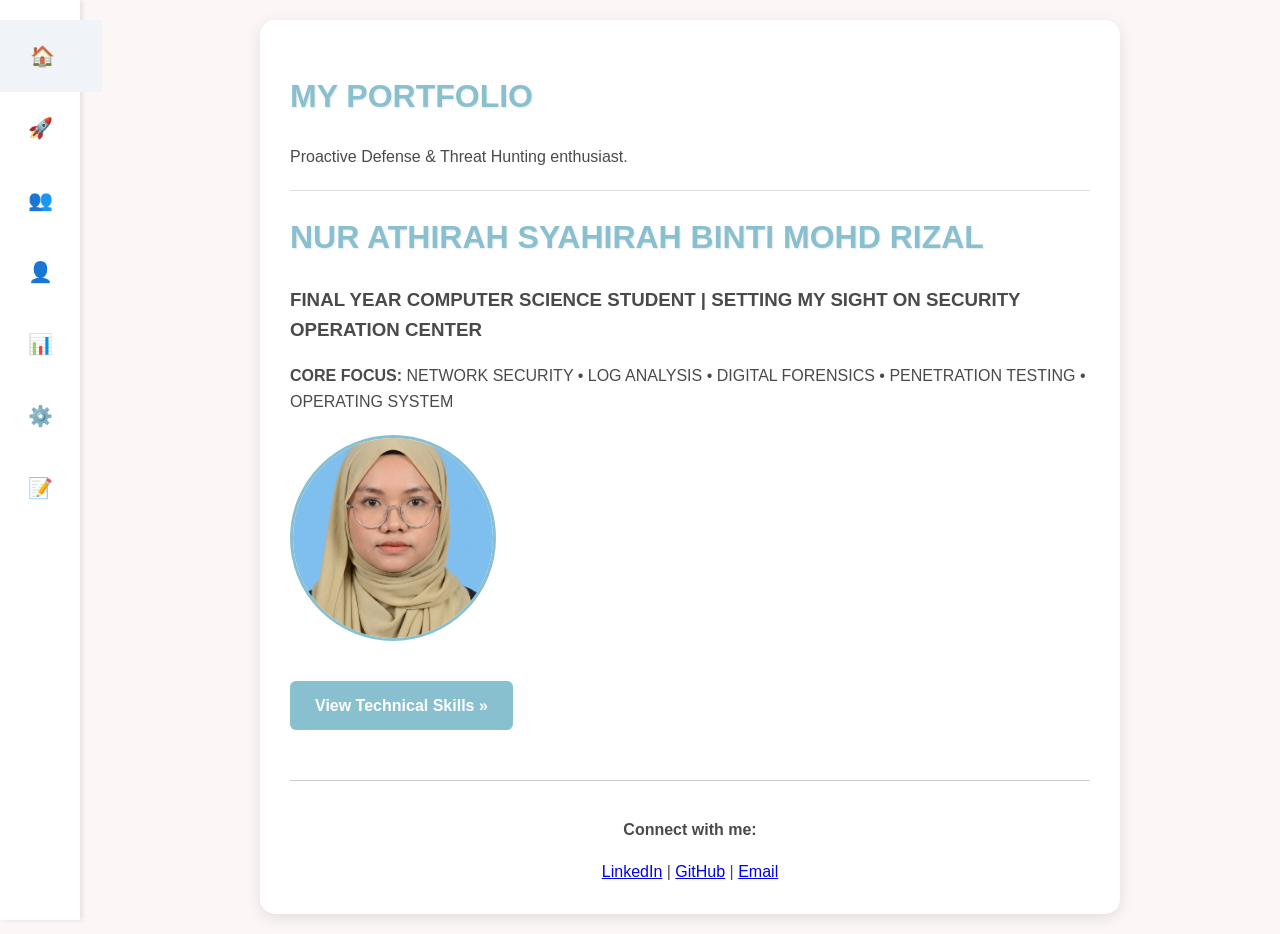
<file: index.html>
<!DOCTYPE html>
<html lang="en">
<head>
    <meta charset="UTF-8">
    <title>My Cyber Portfolio</title>
    <link rel="stylesheet" href="style.css">
    <style>
        .profile-img-container { 
            width: 200px; 
            height: 200px; 
            margin: 20px 0; 
            border: 3px solid #88c0d0; 
            border-radius: 50%; 
            overflow: hidden; 
            display: flex; 
            align-items: center; 
            justify-content: center; 
        }
        .btn { 
            display: inline-block; 
            padding: 12px 25px; 
            background: #88c0d0; 
            color: white; 
            text-decoration: none; 
            border-radius: 6px; 
            font-weight: bold; 
            transition: background 0.3s;
        }
        .btn:hover { background: #76a8b7; }
    </style>
</head>
<body>

    <div class="sidebar">
        <a href="index.html" class="nav-item active">🏠</a>
        <a href="career-exploration.html" class="nav-item">🚀</a>
        <a href="skills.html" class="nav-item">👥</a>
        <a href="career.html" class="nav-item">👤</a>
        <a href="projects.html" class="nav-item">📊</a>
        <a href="certificates.html" class="nav-item">⚙️</a>
        <a href="reflection.html" class="nav-item">📝</a>
    </div>

    <div class="main-content">
        <div class="container">
            
            <h1>MY PORTFOLIO</h1>
            <p>Proactive Defense & Threat Hunting enthusiast.</p>
            <hr style="margin: 20px 0; border: 0; border-top: 1px solid #ddd;">

            <h1>NUR ATHIRAH SYAHIRAH BINTI MOHD RIZAL</h1>
            <h3>FINAL YEAR COMPUTER SCIENCE STUDENT | SETTING MY SIGHT ON SECURITY OPERATION CENTER</h3>
            <p><strong>CORE FOCUS:</strong> NETWORK SECURITY • LOG ANALYSIS • DIGITAL FORENSICS • PENETRATION TESTING • OPERATING SYSTEM</p>
            
            <!-- Gambar Profil yang diperbetulkan -->
            <div class="profile-img-container">
                <img src="images/profile.png" alt="Nur Athirah Syahirah" style="width:100%; height:100%; object-fit:cover;">
            </div>
            
            <a href="skills.html" class="btn">View Technical Skills &raquo;</a>

            <footer style="margin-top: 50px; text-align: center; border-top: 1px solid #ccc; padding-top: 20px;">
                <p><strong>Connect with me:</strong></p>
                <a href="URL_LINKEDIN_ANDA" target="_blank">LinkedIn</a> | 
                <a href="https://github.com/tirah-stack" target="_blank">GitHub</a> | 
                <a href="mailto:nurathirahsyahirah03@gmail.com">Email</a>
            </footer>

        </div>
    </div>

</body>
</html>
</file>
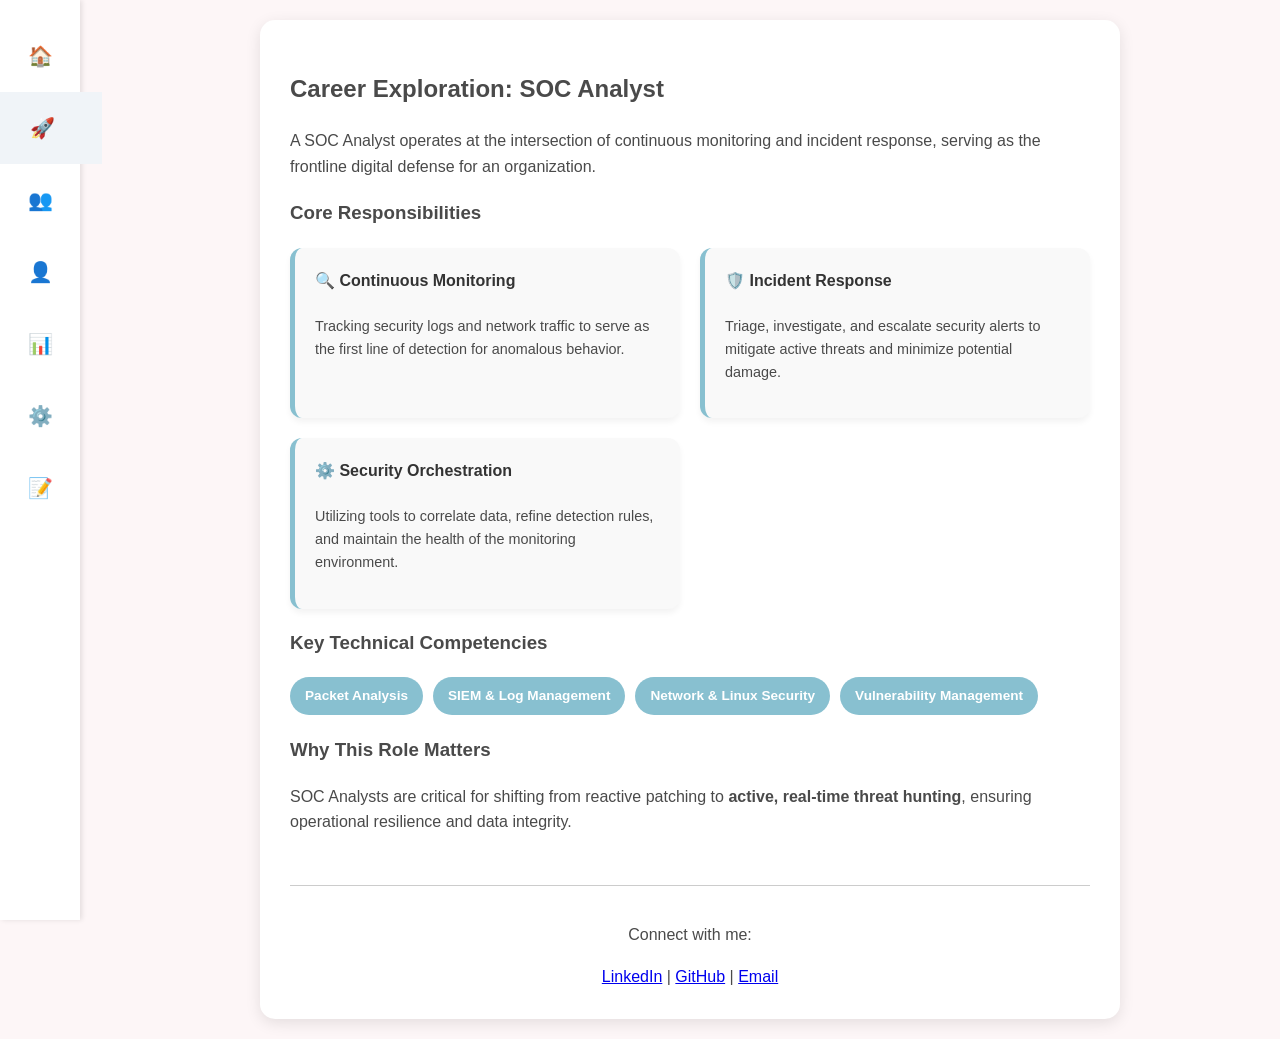
<file: career-exploration.html>
<!DOCTYPE html>
<html lang="en">
<head>
    <meta charset="UTF-8">
    <link rel="stylesheet" href="style.css">
    <style>
        /* CSS Tambahan untuk Reka Bentuk Moden */
        .grid-container { display: grid; grid-template-columns: repeat(auto-fit, minmax(280px, 1fr)); gap: 20px; margin-top: 20px; }
        .card { background: #f9f9f9; padding: 20px; border-radius: 12px; border-left: 5px solid #88c0d0; box-shadow: 0 4px 6px rgba(0,0,0,0.05); }
        .card h4 { margin-top: 0; color: #333; }
        .bubble-container { display: flex; flex-wrap: wrap; gap: 10px; margin: 20px 0; }
        .skill-bubble { background: #88c0d0; color: white; padding: 8px 15px; border-radius: 20px; font-size: 0.85rem; font-weight: bold; }
    </style>
</head>
<body>

    <div class="sidebar">
        <a href="index.html" class="nav-item">🏠</a>
        <a href="career-exploration.html" class="nav-item active">🚀</a>
        <a href="skills.html" class="nav-item">👥</a>
        <a href="career.html" class="nav-item">👤</a>
        <a href="projects.html" class="nav-item">📊</a>
        <a href="certificates.html" class="nav-item">⚙️</a>
        <a href="reflection.html" class="nav-item">📝</a>
    </div>

    <div class="main-content">
        <div class="container">
            
            <h2>Career Exploration: SOC Analyst</h2>
            <p>A SOC Analyst operates at the intersection of continuous monitoring and incident response, serving as the frontline digital defense for an organization.</p>

            <h3>Core Responsibilities</h3>
            <div class="grid-container">
                <div class="card">
                    <h4>🔍 Continuous Monitoring</h4>
                    <p style="font-size: 0.9rem;">Tracking security logs and network traffic to serve as the first line of detection for anomalous behavior.</p>
                </div>
                <div class="card">
                    <h4>🛡️ Incident Response</h4>
                    <p style="font-size: 0.9rem;">Triage, investigate, and escalate security alerts to mitigate active threats and minimize potential damage.</p>
                </div>
                <div class="card">
                    <h4>⚙️ Security Orchestration</h4>
                    <p style="font-size: 0.9rem;">Utilizing tools to correlate data, refine detection rules, and maintain the health of the monitoring environment.</p>
                </div>
            </div>

            <h3>Key Technical Competencies</h3>
            <div class="bubble-container">
                <span class="skill-bubble">Packet Analysis</span>
                <span class="skill-bubble">SIEM & Log Management</span>
                <span class="skill-bubble">Network & Linux Security</span>
                <span class="skill-bubble">Vulnerability Management</span>
            </div>

            <h3>Why This Role Matters</h3>
            <p>SOC Analysts are critical for shifting from reactive patching to <strong>active, real-time threat hunting</strong>, ensuring operational resilience and data integrity.</p>

            <footer style="margin-top: 50px; text-align: center; border-top: 1px solid #ccc; padding-top: 20px;">
                <p>Connect with me:</p>
                <a href="URL_LINKEDIN_ANDA" target="_blank">LinkedIn</a> | 
                <a href="https://github.com/tirah-stack" target="_blank">GitHub</a> | 
                <a href="mailto:nurathirahsyahirah03@gmail.com">Email</a>
            </footer>

        </div>
    </div>
</body>
</html>
</file>
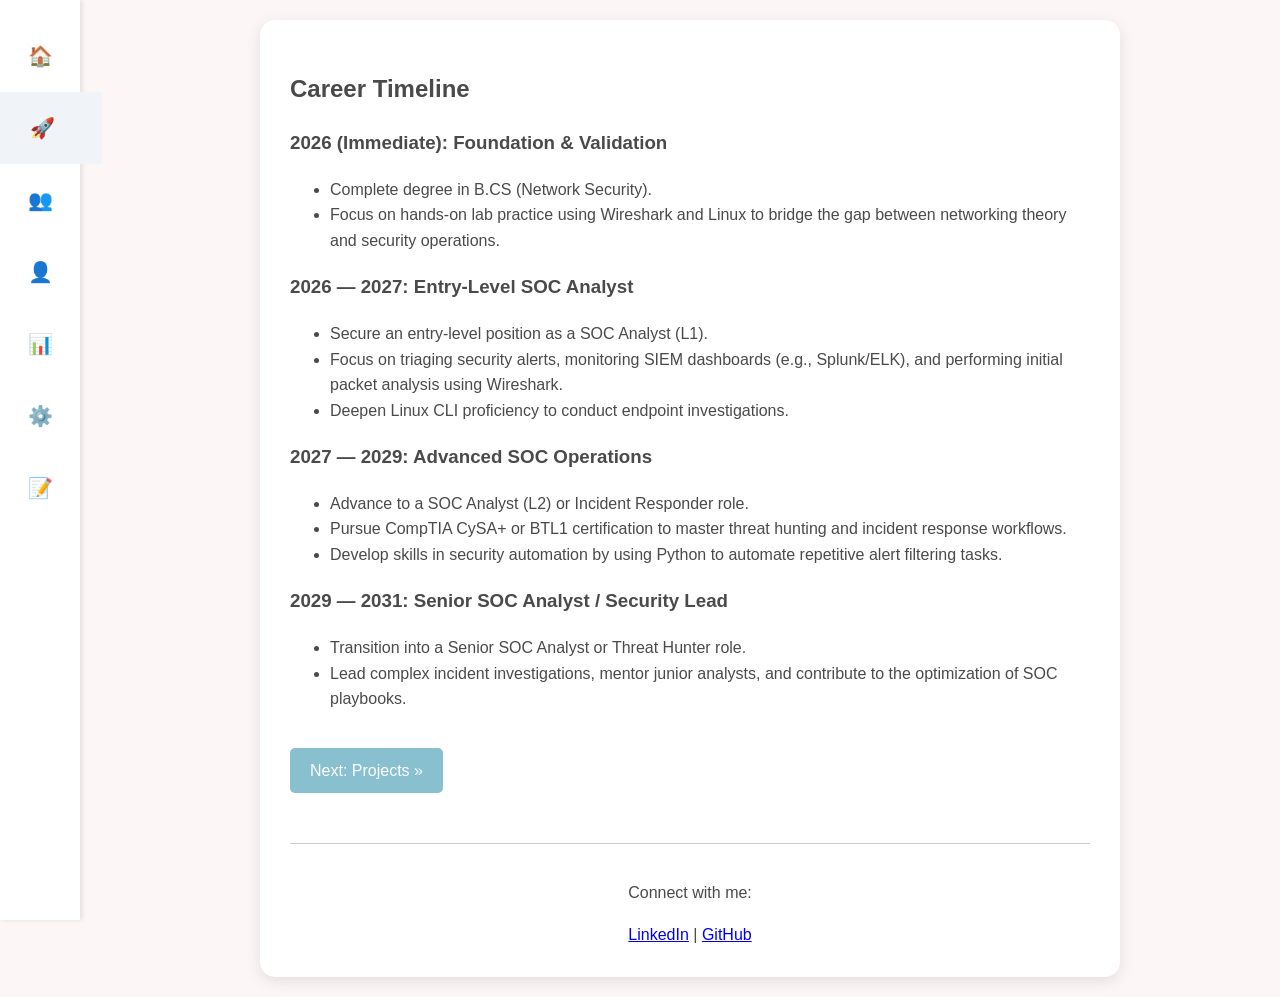
<file: career.html>
<!DOCTYPE html>
<html>
<head>
    <link rel="stylesheet" href="style.css">
</head>
<body>

    <!-- Sidebar Navigation -->
<div class="sidebar">
        <a href="index.html" class="nav-item">🏠</a>
        <a href="career-exploration.html" class="nav-item active">🚀</a>
        <a href="skills.html" class="nav-item">👥</a>
        <a href="career.html" class="nav-item">👤</a>
        <a href="projects.html" class="nav-item">📊</a>
        <a href="certificates.html" class="nav-item">⚙️</a>
        <a href="reflection.html" class="nav-item">📝</a>
    </div>

    <!-- Main Content -->
    <div class="main-content">
        <div class="container">
            
            <h2>Career Timeline</h2>
            
            <div class="timeline">
                <h3>2026 (Immediate): Foundation & Validation</h3>
                <ul>
                    <li>Complete degree in B.CS (Network Security).</li>
                    <li>Focus on hands-on lab practice using Wireshark and Linux to bridge the gap between networking theory and security operations.</li>
                </ul>

                <h3>2026 — 2027: Entry-Level SOC Analyst</h3>
                <ul>
                    <li>Secure an entry-level position as a SOC Analyst (L1).</li>
                    <li>Focus on triaging security alerts, monitoring SIEM dashboards (e.g., Splunk/ELK), and performing initial packet analysis using Wireshark.</li>
                    <li>Deepen Linux CLI proficiency to conduct endpoint investigations.</li>
                </ul>

                <h3>2027 — 2029: Advanced SOC Operations</h3>
                <ul>
                    <li>Advance to a SOC Analyst (L2) or Incident Responder role.</li>
                    <li>Pursue CompTIA CySA+ or BTL1 certification to master threat hunting and incident response workflows.</li>
                    <li>Develop skills in security automation by using Python to automate repetitive alert filtering tasks.</li>
                </ul>

                <h3>2029 — 2031: Senior SOC Analyst / Security Lead</h3>
                <ul>
                    <li>Transition into a Senior SOC Analyst or Threat Hunter role.</li>
                    <li>Lead complex incident investigations, mentor junior analysts, and contribute to the optimization of SOC playbooks.</li>
                </ul>
            </div>

            <a href="projects.html" class="btn">Next: Projects &raquo;</a>
            
            <!-- Footer -->
            <footer style="margin-top: 50px; text-align: center; border-top: 1px solid #ccc; padding-top: 20px;">
                <p>Connect with me:</p>
                <a href="URL_LINKEDIN_ANDA" target="_blank">LinkedIn</a> | 
                <a href="https://github.com/tirah-stack" target="_blank">GitHub</a>
            </footer>
        </div>
    </div>

</body>
</html>
</file>
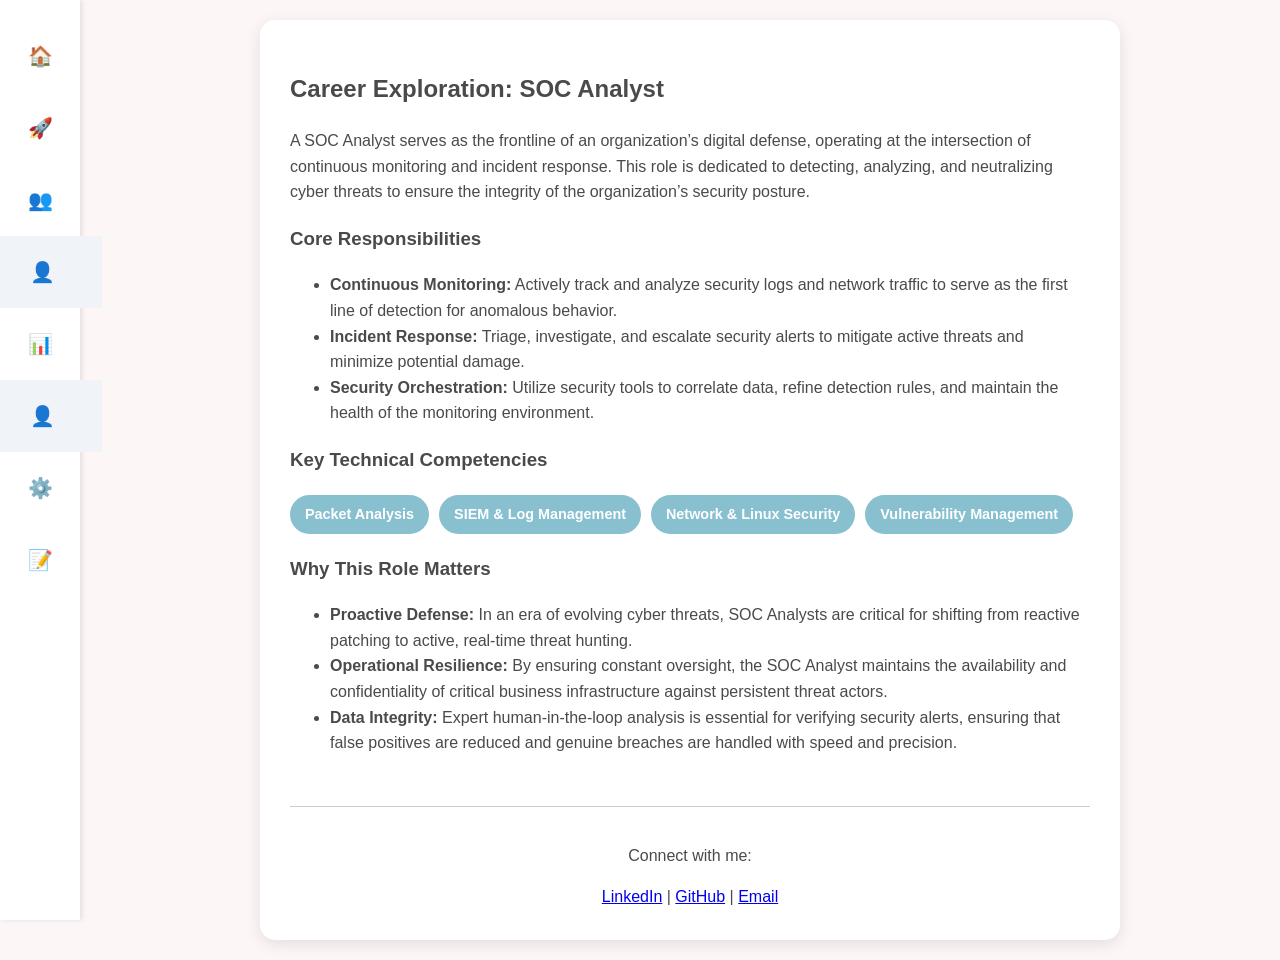
<file: career_exploration.html>
<!DOCTYPE html>
<html>
<head>
    <link rel="stylesheet" href="style.css">
    <style>
        /* CSS tambahan untuk bubble kemahiran */
        .bubble-container { display: flex; flex-wrap: wrap; gap: 10px; margin: 20px 0; }
        .skill-bubble { background: #88c0d0; color: white; padding: 8px 15px; border-radius: 20px; font-size: 0.9rem; font-weight: bold; }
    </style>
</head>
<body>

    <div class="sidebar">
        <a href="index.html" class="nav-item">🏠</a>
        <a href="career-exploration.html" class="nav-item">🚀</a>
        <a href="skills.html" class="nav-item">👥</a>
        <a href="career.html" class="nav-item active">👤</a>
        <a href="projects.html" class="nav-item">📊</a>
        <a href="career.html" class="nav-item active">👤</a>
        <a href="certificates.html" class="nav-item">⚙️</a>
        <a href="reflection.html" class="nav-item">📝</a>
    </div>

    <div class="main-content">
        <div class="container">
            
            <h2>Career Exploration: SOC Analyst</h2>
            <p>A SOC Analyst serves as the frontline of an organization’s digital defense, operating at the intersection of continuous monitoring and incident response. This role is dedicated to detecting, analyzing, and neutralizing cyber threats to ensure the integrity of the organization’s security posture.</p>

            <h3>Core Responsibilities</h3>
            <ul>
                <li><strong>Continuous Monitoring:</strong> Actively track and analyze security logs and network traffic to serve as the first line of detection for anomalous behavior.</li>
                <li><strong>Incident Response:</strong> Triage, investigate, and escalate security alerts to mitigate active threats and minimize potential damage.</li>
                <li><strong>Security Orchestration:</strong> Utilize security tools to correlate data, refine detection rules, and maintain the health of the monitoring environment.</li>
            </ul>

            <h3>Key Technical Competencies</h3>
            <div class="bubble-container">
                <span class="skill-bubble">Packet Analysis</span>
                <span class="skill-bubble">SIEM & Log Management</span>
                <span class="skill-bubble">Network & Linux Security</span>
                <span class="skill-bubble">Vulnerability Management</span>
            </div>

            <h3>Why This Role Matters</h3>
            <ul>
                <li><strong>Proactive Defense:</strong> In an era of evolving cyber threats, SOC Analysts are critical for shifting from reactive patching to active, real-time threat hunting.</li>
                <li><strong>Operational Resilience:</strong> By ensuring constant oversight, the SOC Analyst maintains the availability and confidentiality of critical business infrastructure against persistent threat actors.</li>
                <li><strong>Data Integrity:</strong> Expert human-in-the-loop analysis is essential for verifying security alerts, ensuring that false positives are reduced and genuine breaches are handled with speed and precision.</li>
            </ul>

            <footer style="margin-top: 50px; text-align: center; border-top: 1px solid #ccc; padding-top: 20px;">
                <p>Connect with me:</p>
                <a href="URL_LINKEDIN_ANDA" target="_blank">LinkedIn</a> | 
                <a href="https://github.com/tirah-stack" target="_blank">GitHub</a> | 
                <a href="mailto:nurathirahsyahirah03@gmail.com">Email</a>
            </footer>

        </div>
    </div>
</body>
</html>
</file>
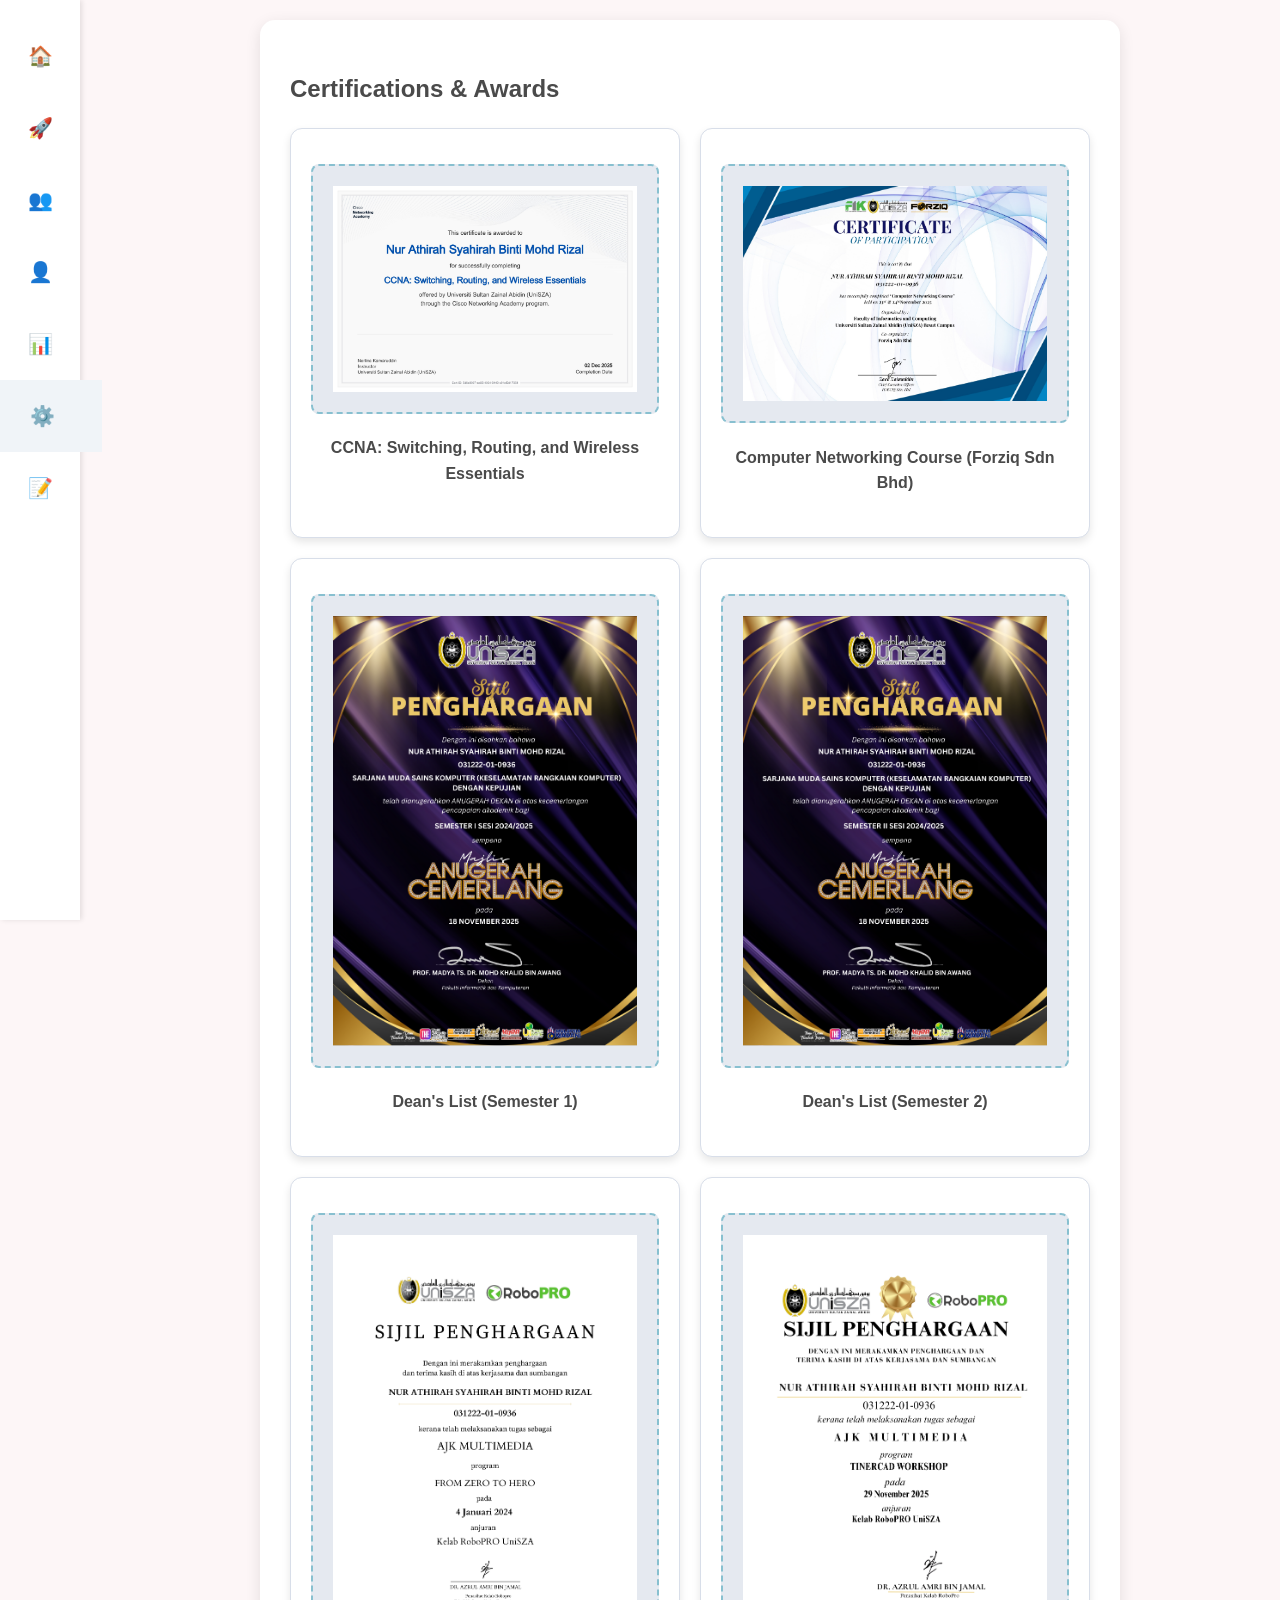
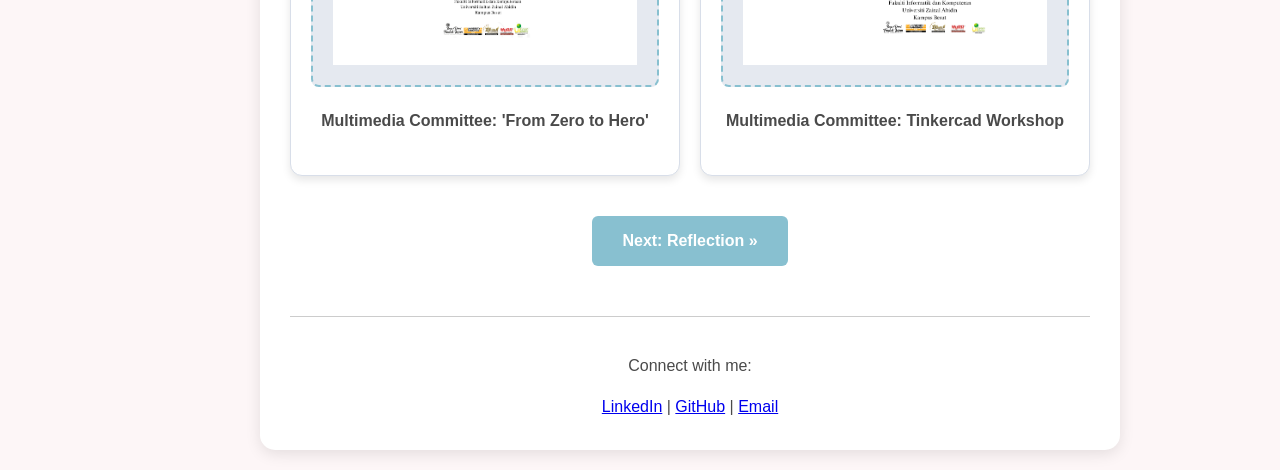
<file: certificates.html>
<!DOCTYPE html>
<html lang="en">
<head>
    <meta charset="UTF-8">
    <title>Certificates | My Cyber Portfolio</title>
    <link rel="stylesheet" href="style.css">
    <style>
        /* CSS untuk grid yang kemas */
        .cert-grid { display: grid; grid-template-columns: repeat(auto-fit, minmax(300px, 1fr)); gap: 20px; margin-top: 20px; }
        .cert-card { background: #fff; padding: 20px; border-radius: 12px; box-shadow: 0 4px 8px rgba(0,0,0,0.1); }
        .img-placeholder { margin-bottom: 15px; border-radius: 8px; overflow: hidden; }
        .btn-next { display: inline-block; padding: 12px 30px; background: #88c0d0; color: white; text-decoration: none; border-radius: 6px; font-weight: bold; margin-top: 40px; }
    </style>
</head>
<body>

    <div class="sidebar">
        <a href="index.html" class="nav-item">🏠</a>
        <a href="career-exploration.html" class="nav-item">🚀</a>
        <a href="skills.html" class="nav-item">👥</a>
        <a href="career.html" class="nav-item">👤</a>
        <a href="projects.html" class="nav-item">📊</a>
        <a href="certificates.html" class="nav-item active">⚙️</a>
        <a href="reflection.html" class="nav-item">📝</a>
    </div>

    <div class="main-content">
        <div class="container">
            <h2>Certifications & Awards</h2>

            <div class="cert-grid">
                <div class="cert-card">
                    <div class="img-placeholder"><img src="images/ccna.jpg" alt="CCNA" style="width:100%;"></div>
                    <h4>CCNA: Switching, Routing, and Wireless Essentials</h4>
                </div>
<div class="cert-card">
    <div class="img-placeholder"><img src="images/sijil_network.png" alt="Networking" style="width:100%;"></div>
    <h4>Computer Networking Course (Forziq Sdn Bhd)</h4>
</div>
            
                <div class="cert-card">
                    <div class="img-placeholder"><img src="images/dean1.png" alt="Sem 1" style="width:100%;"></div>
                    <h4>Dean's List (Semester 1)</h4>
                </div>
                <div class="cert-card">
                    <div class="img-placeholder"><img src="images/dean2.png" alt="Sem 2" style="width:100%;"></div>
                    <h4>Dean's List (Semester 2)</h4>
                </div>
                <div class="cert-card">
                    <div class="img-placeholder"><img src="images/z2h.png" alt="Z2H" style="width:100%;"></div>
                    <h4>Multimedia Committee: 'From Zero to Hero'</h4>
                </div>
                <div class="cert-card">
                    <div class="img-placeholder"><img src="images/sijil_robopro.png" alt="Tinkercad" style="width:100%;"></div>
                    <h4>Multimedia Committee: Tinkercad Workshop</h4>
                </div>
            </div>

            <div style="text-align: center;">
                <a href="reflection.html" class="btn-next">Next: Reflection &raquo;</a>
            </div>

            <footer style="margin-top: 50px; text-align: center; border-top: 1px solid #ccc; padding-top: 20px;">
                <p>Connect with me:</p>
                <a href="URL_LINKEDIN_ANDA" target="_blank">LinkedIn</a> | 
                <a href="https://github.com/tirah-stack" target="_blank">GitHub</a> | 
                <a href="mailto:nurathirahsyahirah03@gmail.com">Email</a>
            </footer>

        </div>
    </div>
</body>
</html>
</file>
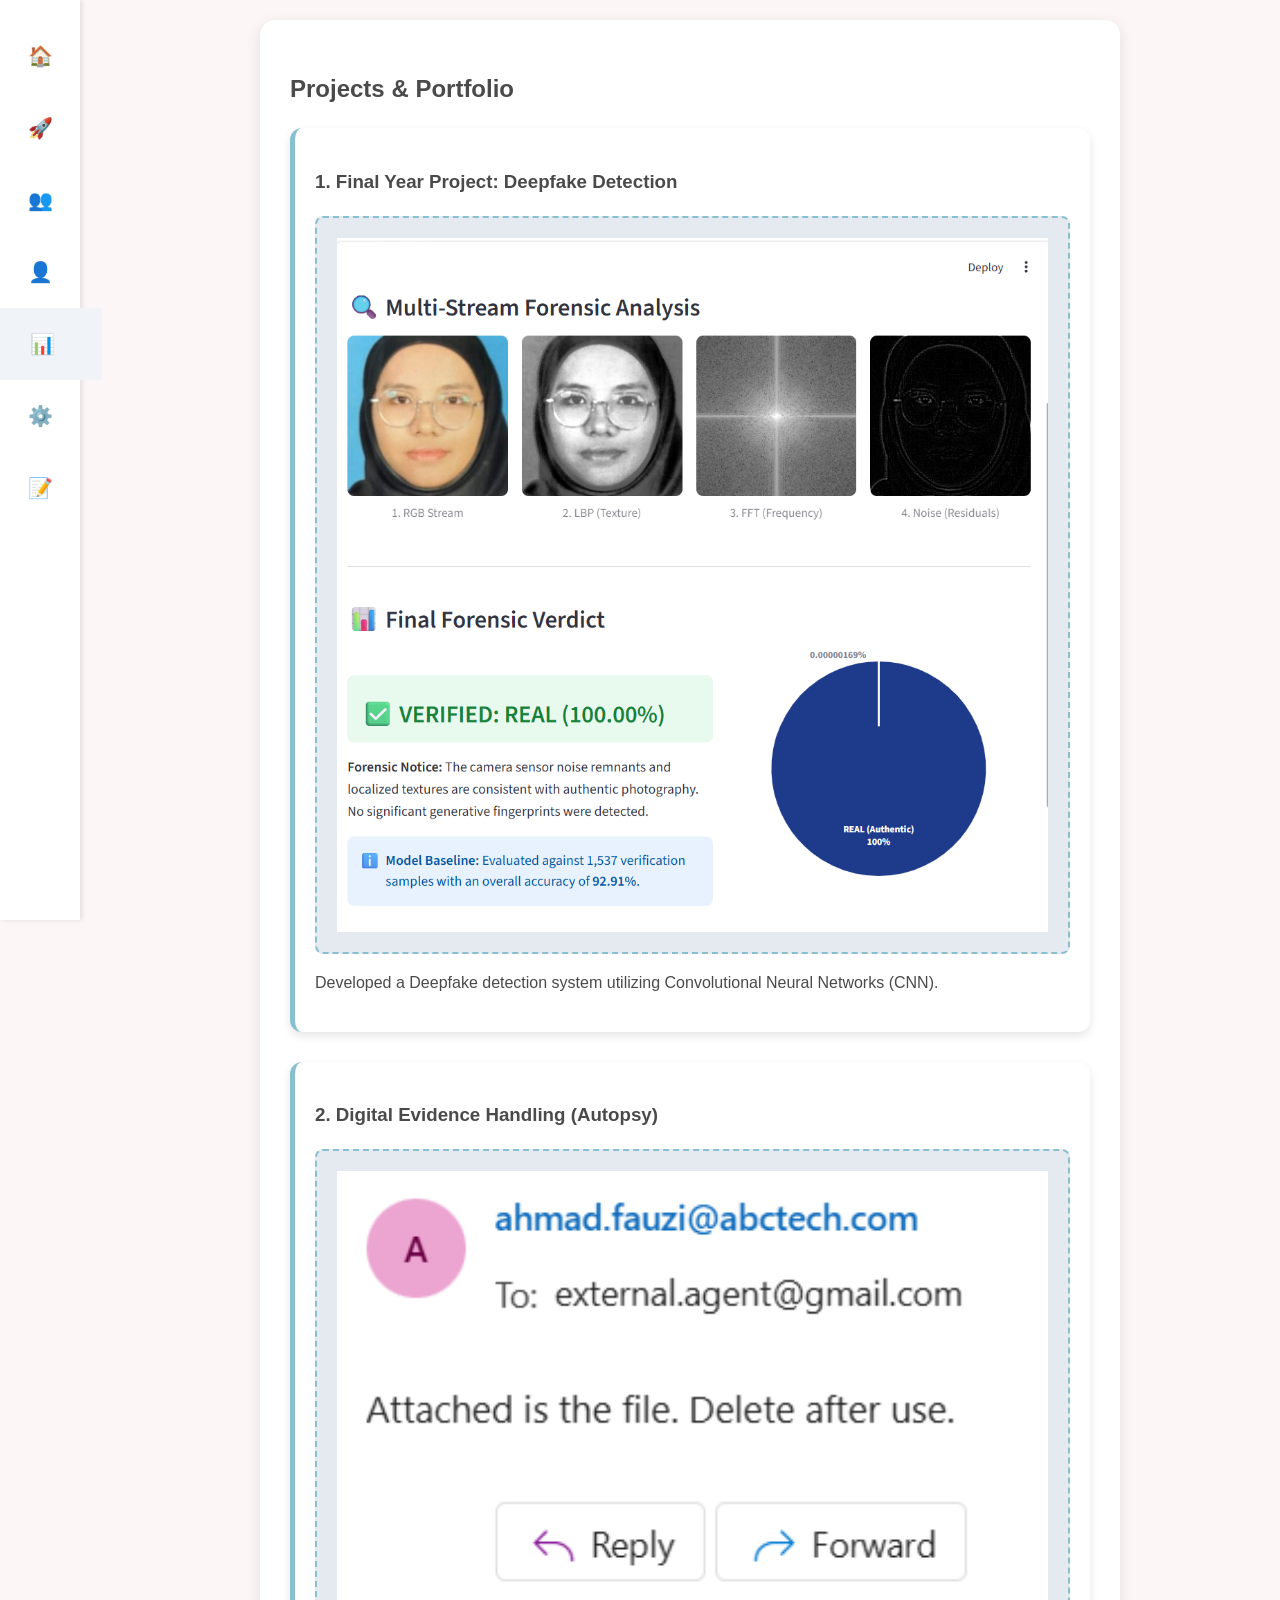
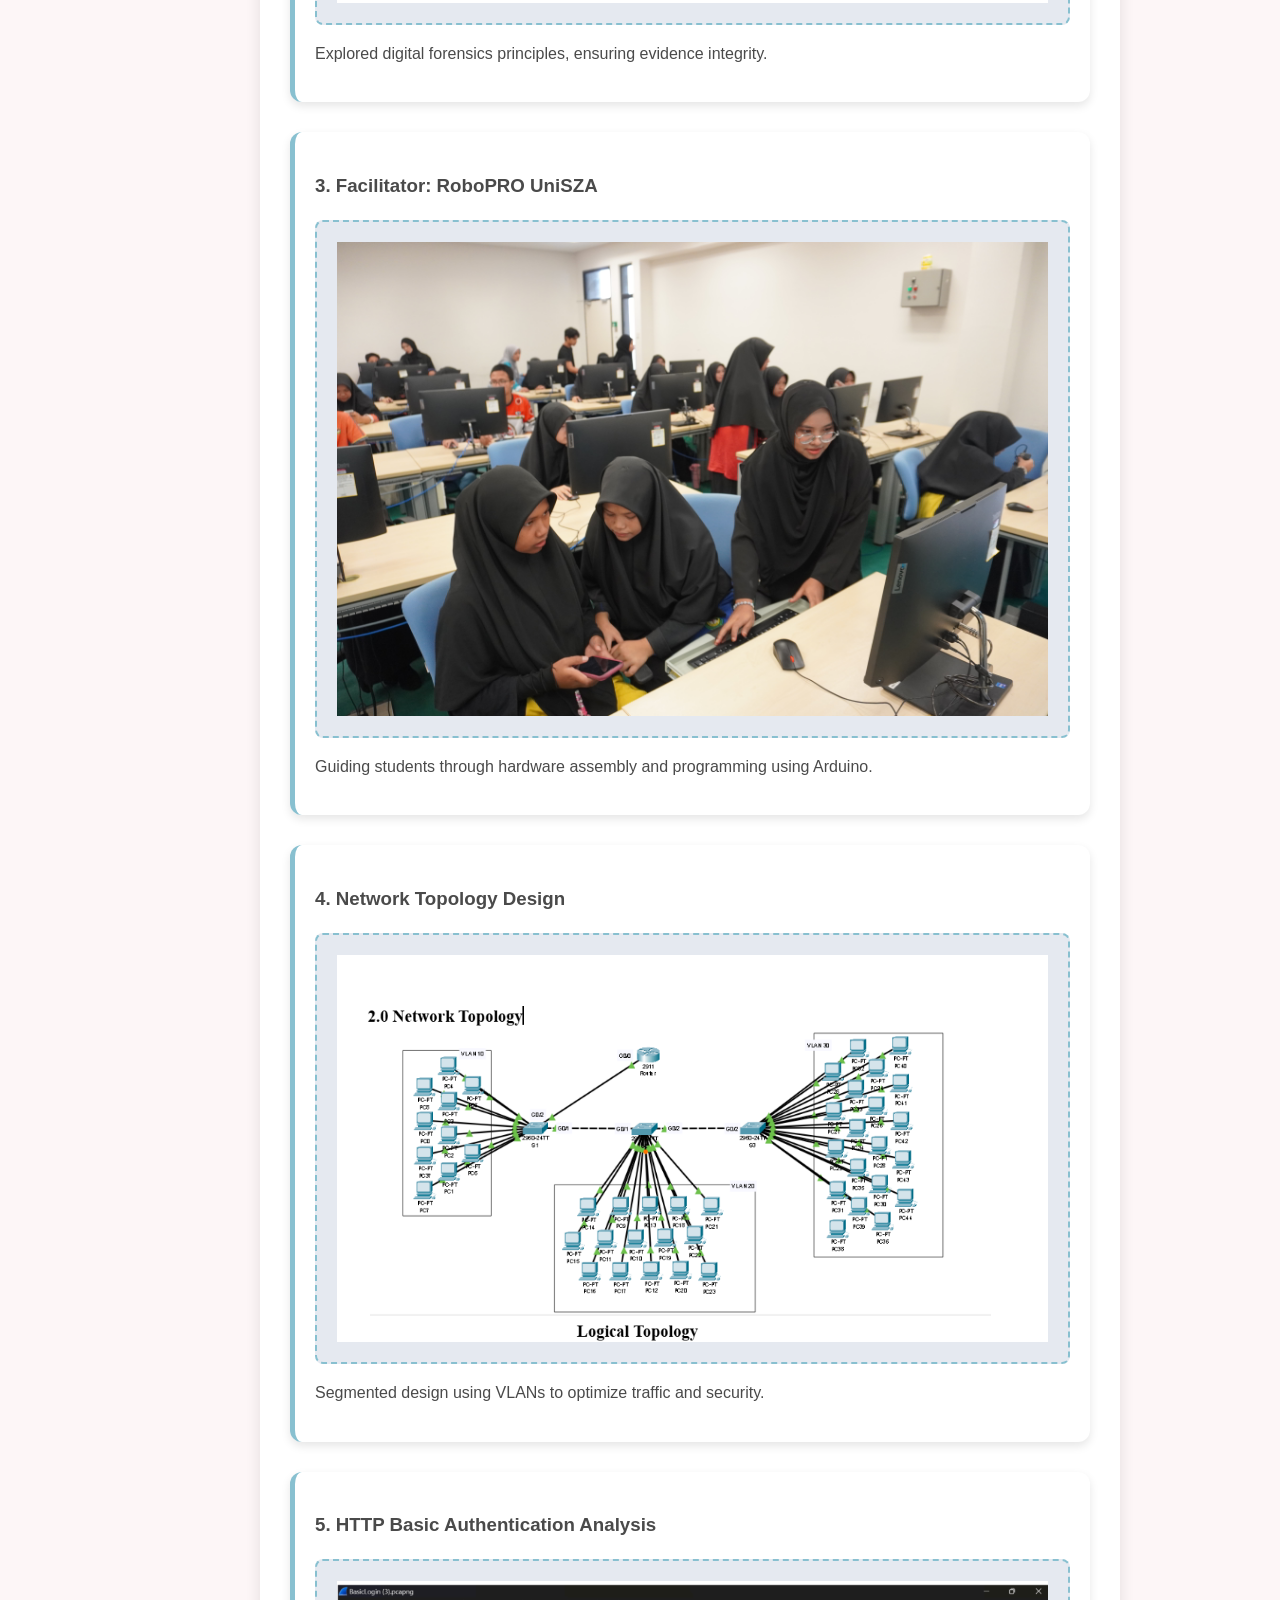
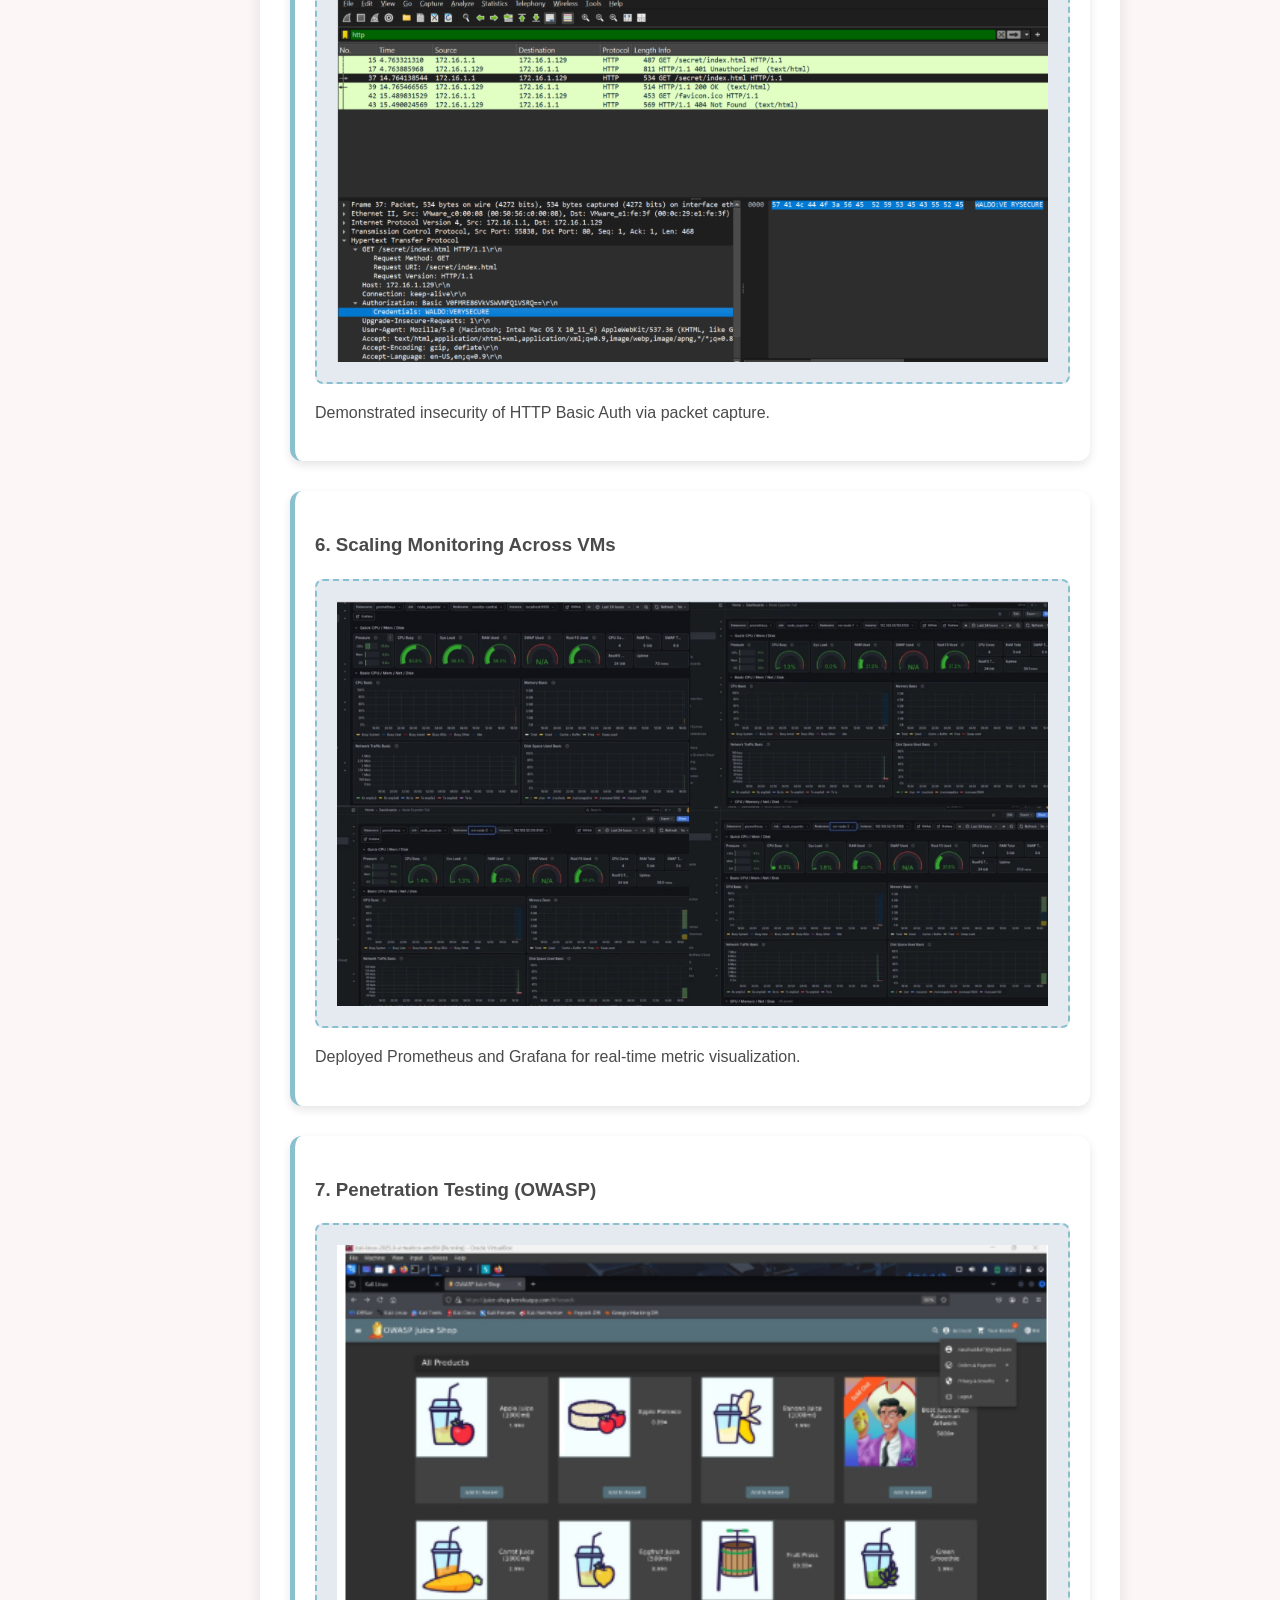
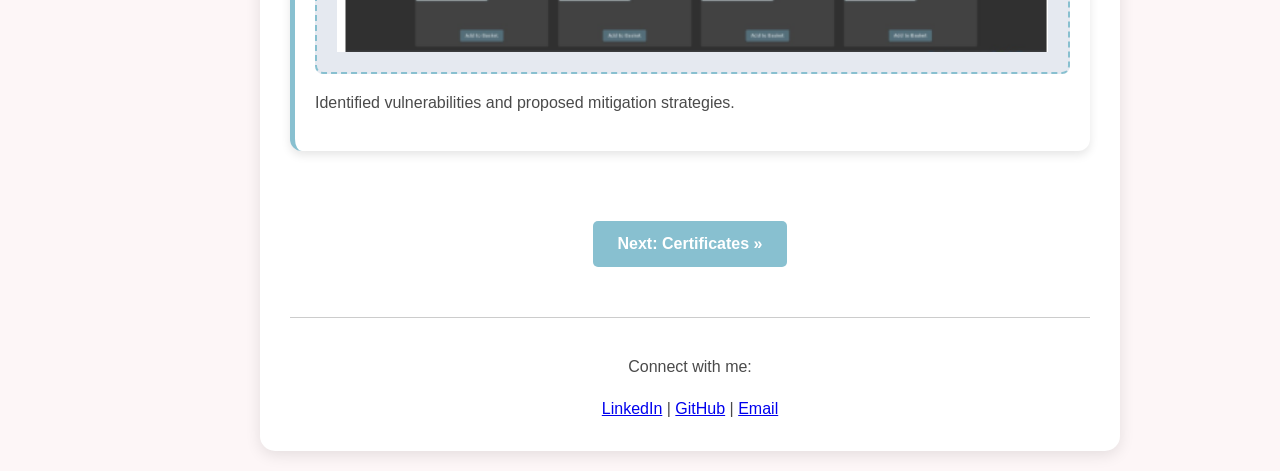
<file: projects.html>
<!DOCTYPE html>
<html lang="en">
<head>
    <meta charset="UTF-8">
    <title>Projects | My Cyber Portfolio</title>
    <link rel="stylesheet" href="style.css">
    <style>
        .project-card { background: #fff; padding: 20px; border-radius: 12px; margin-bottom: 30px; box-shadow: 0 4px 10px rgba(0,0,0,0.1); }
        .img-placeholder { margin-bottom: 15px; border-radius: 8px; overflow: hidden; }
        .btn { display: inline-block; padding: 10px 25px; background: #88c0d0; color: white; text-decoration: none; border-radius: 5px; font-weight: bold; }
    </style>
</head>
<body>

    <div class="sidebar">
        <a href="index.html" class="nav-item">🏠</a>
        <a href="career-exploration.html" class="nav-item">🚀</a>
        <a href="skills.html" class="nav-item">👥</a>
        <a href="career.html" class="nav-item">👤</a>
        <a href="projects.html" class="nav-item active">📊</a>
        <a href="certificates.html" class="nav-item">⚙️</a>
        <a href="reflection.html" class="nav-item">📝</a>
    </div>

    <div class="main-content">
        <div class="container">
            <h2>Projects & Portfolio</h2>

            <div class="project-card">
                <h3>1. Final Year Project: Deepfake Detection</h3>
                <div class="img-placeholder"><img src="images/fyp.png" alt="Deepfake Detection" style="width:100%;"></div>
                <p>Developed a Deepfake detection system utilizing Convolutional Neural Networks (CNN).</p>
            </div>
            <div class="project-card">
                <h3>2. Digital Evidence Handling (Autopsy)</h3>
                <div class="img-placeholder"><img src="images/forensic.png" alt="Autopsy" style="width:100%;"></div>
                <p>Explored digital forensics principles, ensuring evidence integrity.</p>
            </div>
            <div class="project-card">
                <h3>3. Facilitator: RoboPRO UniSZA</h3>
                <div class="img-placeholder"><img src="images/trainer.JPG" alt="RoboPRO" style="width:100%;"></div>
                <p>Guiding students through hardware assembly and programming using Arduino.</p>
            </div>
            <div class="project-card">
                <h3>4. Network Topology Design</h3>
                <div class="img-placeholder"><img src="images/network.png" alt="Network Topology" style="width:100%;"></div>
                <p>Segmented design using VLANs to optimize traffic and security.</p>
            </div>
            <div class="project-card">
                <h3>5. HTTP Basic Authentication Analysis</h3>
                <div class="img-placeholder"><img src="images/wireshark.png" alt="Wireshark" style="width:100%;"></div>
                <p>Demonstrated insecurity of HTTP Basic Auth via packet capture.</p>
            </div>
            <div class="project-card">
                <h3>6. Scaling Monitoring Across VMs</h3>
                <div class="img-placeholder"><img src="images/monitoring.png" alt="Monitoring" style="width:100%;"></div>
                <p>Deployed Prometheus and Grafana for real-time metric visualization.</p>
            </div>
            <div class="project-card">
                <h3>7. Penetration Testing (OWASP)</h3>
                <div class="img-placeholder"><img src="images/owasp.png" alt="OWASP" style="width:100%;"></div>
                <p>Identified vulnerabilities and proposed mitigation strategies.</p>
            </div>

            <div style="margin-top: 50px; text-align: center;">
                <a href="certificates.html" class="btn">Next: Certificates &raquo;</a>
            </div>

            <footer style="margin-top: 50px; text-align: center; border-top: 1px solid #ccc; padding-top: 20px;">
                <p>Connect with me:</p>
                <a href="URL_LINKEDIN_ANDA" target="_blank">LinkedIn</a> | 
                <a href="https://github.com/tirah-stack" target="_blank">GitHub</a> | 
                <a href="mailto:nurathirahsyahirah03@gmail.com">Email</a>
            </footer>
        </div>
    </div>
</body>
</html>
</file>
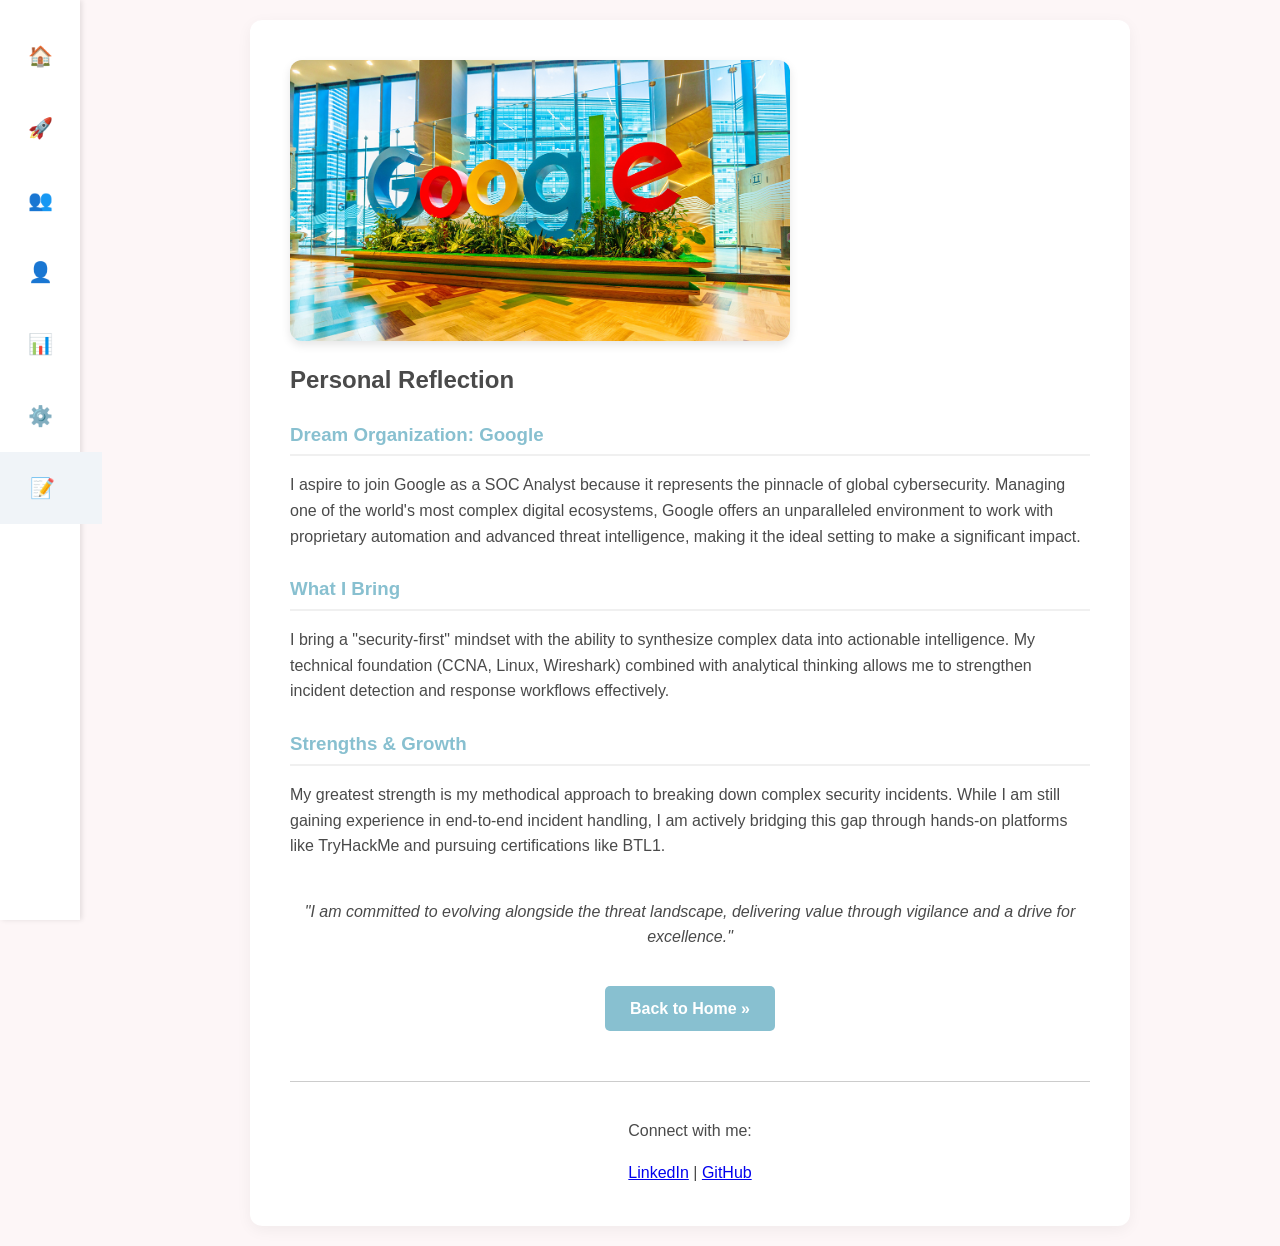
<file: reflection.html>
<!DOCTYPE html>
<html lang="en">
<head>
    <meta charset="UTF-8">
    <title>Reflection | My Cyber Portfolio</title>
    <link rel="stylesheet" href="style.css">
    <style>
        .reflection-container { background: #fff; padding: 40px; border-radius: 12px; box-shadow: 0 4px 15px rgba(0,0,0,0.05); }
        .reflection-section { margin-bottom: 25px; }
        .reflection-section h3 { color: #88c0d0; margin-bottom: 8px; border-bottom: 2px solid #f0f0f0; padding-bottom: 5px; }
        .featured-img { width: 100%; max-width: 500px; border-radius: 12px; margin-bottom: 20px; box-shadow: 0 4px 10px rgba(0,0,0,0.1); }
        .btn { display: inline-block; padding: 10px 25px; background: #88c0d0; color: white; text-decoration: none; border-radius: 5px; font-weight: bold; }
    </style>
</head>
<body>

    <div class="sidebar">
        <a href="index.html" class="nav-item">🏠</a>
        <a href="career-exploration.html" class="nav-item">🚀</a>
        <a href="skills.html" class="nav-item">👥</a>
        <a href="career.html" class="nav-item">👤</a>
        <a href="projects.html" class="nav-item">📊</a>
        <a href="certificates.html" class="nav-item">⚙️</a>
        <a href="reflection.html" class="nav-item active">📝</a>
    </div>

    <div class="main-content">
        <div class="container reflection-container">
            
            <div style="text-align: center;">
                <img src="images/google_reception.jpg" alt="Google Reception" class="featured-img">
            </div>
            
            <h2>Personal Reflection</h2>

            <div class="reflection-section">
                <h3>Dream Organization: Google</h3>
                <p>I aspire to join Google as a SOC Analyst because it represents the pinnacle of global cybersecurity. Managing one of the world's most complex digital ecosystems, Google offers an unparalleled environment to work with proprietary automation and advanced threat intelligence, making it the ideal setting to make a significant impact.</p>
            </div>

            <div class="reflection-section">
                <h3>What I Bring</h3>
                <p>I bring a "security-first" mindset with the ability to synthesize complex data into actionable intelligence. My technical foundation (CCNA, Linux, Wireshark) combined with analytical thinking allows me to strengthen incident detection and response workflows effectively.</p>
            </div>

            <div class="reflection-section">
                <h3>Strengths & Growth</h3>
                <p>My greatest strength is my methodical approach to breaking down complex security incidents. While I am still gaining experience in end-to-end incident handling, I am actively bridging this gap through hands-on platforms like TryHackMe and pursuing certifications like BTL1.</p>
            </div>

            <div style="margin-top: 40px; text-align: center;">
                <p><em>"I am committed to evolving alongside the threat landscape, delivering value through vigilance and a drive for excellence."</em></p>
                <a href="index.html" class="btn" style="margin-top:20px;">Back to Home &raquo;</a>
            </div>

            <footer style="margin-top: 50px; text-align: center; border-top: 1px solid #ccc; padding-top: 20px;">
                <p>Connect with me:</p>
                <a href="URL_LINKEDIN_ANDA" target="_blank">LinkedIn</a> | 
                <a href="https://github.com/tirah-stack" target="_blank">GitHub</a>
            </footer>

        </div>
    </div>
</body>
</html>
</file>
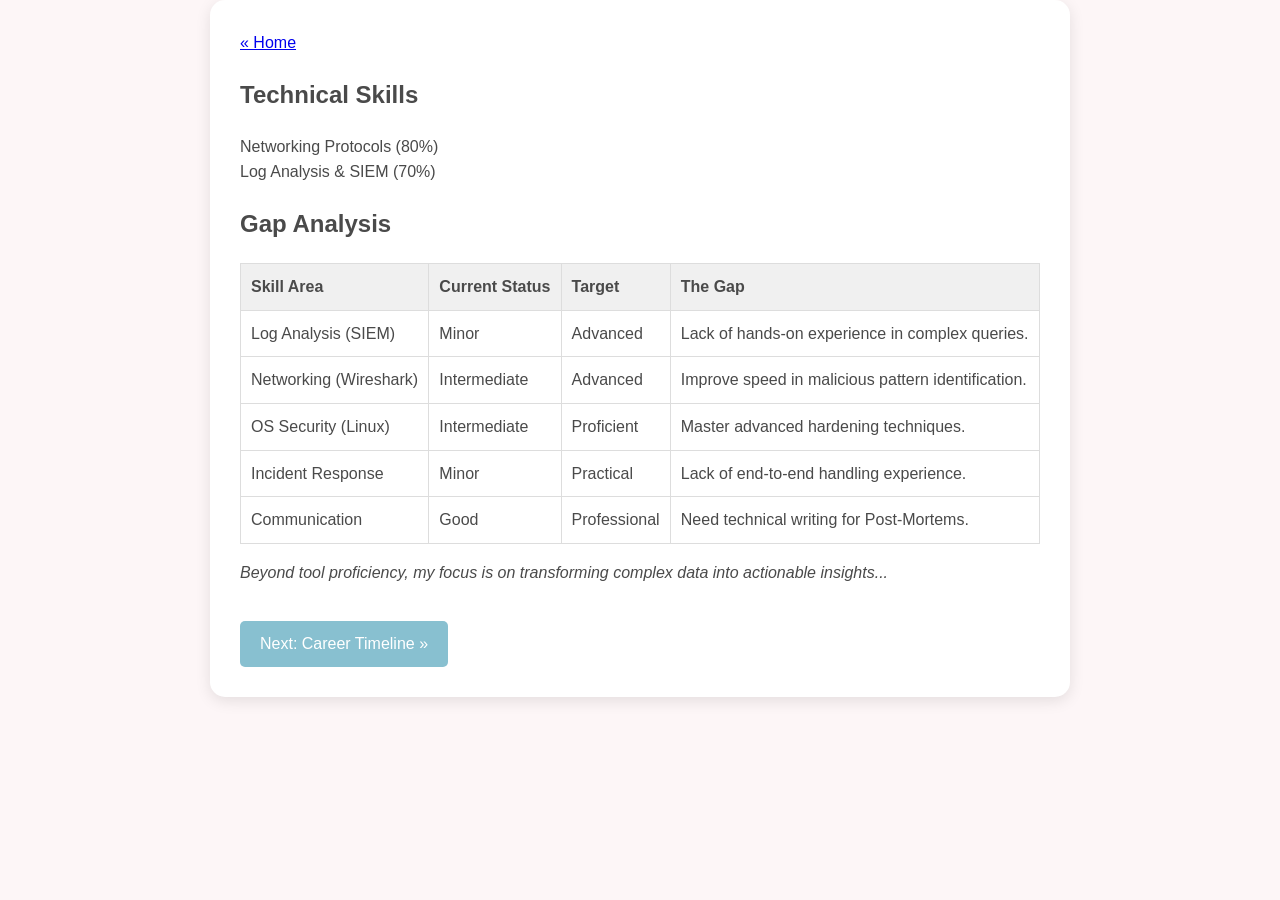
<file: skill.html>
<!DOCTYPE html>
<html>
<head><link rel="stylesheet" href="style.css"></head>
<body>
    <div class="container">
        <nav><a href="index.html">&laquo; Home</a></nav>
        
        <h2>Technical Skills</h2>
        <!-- Contoh 1 Skill, anda boleh copy paste block ni untuk skill lain -->
        <div class="progress-container">
            <label>Networking Protocols (80%)</label>
            <div class="progress-bar"><div class="progress-fill" style="width: 80%;"></div></div>
        </div>
        <div class="progress-container">
            <label>Log Analysis & SIEM (70%)</label>
            <div class="progress-bar"><div class="progress-fill" style="width: 70%;"></div></div>
        </div>

        <h2>Gap Analysis</h2>
        <table>
            <tr><th>Skill Area</th><th>Current Status</th><th>Target</th><th>The Gap</th></tr>
            <tr><td>Log Analysis (SIEM)</td><td>Minor</td><td>Advanced</td><td>Lack of hands-on experience in complex queries.</td></tr>
            <tr><td>Networking (Wireshark)</td><td>Intermediate</td><td>Advanced</td><td>Improve speed in malicious pattern identification.</td></tr>
            <tr><td>OS Security (Linux)</td><td>Intermediate</td><td>Proficient</td><td>Master advanced hardening techniques.</td></tr>
            <tr><td>Incident Response</td><td>Minor</td><td>Practical</td><td>Lack of end-to-end handling experience.</td></tr>
            <tr><td>Communication</td><td>Good</td><td>Professional</td><td>Need technical writing for Post-Mortems.</td></tr>
        </table>
        
        <p><em>Beyond tool proficiency, my focus is on transforming complex data into actionable insights...</em></p>

        <a href="career.html" class="btn">Next: Career Timeline &raquo;</a>
    </div>
</body>
</html>
</file>
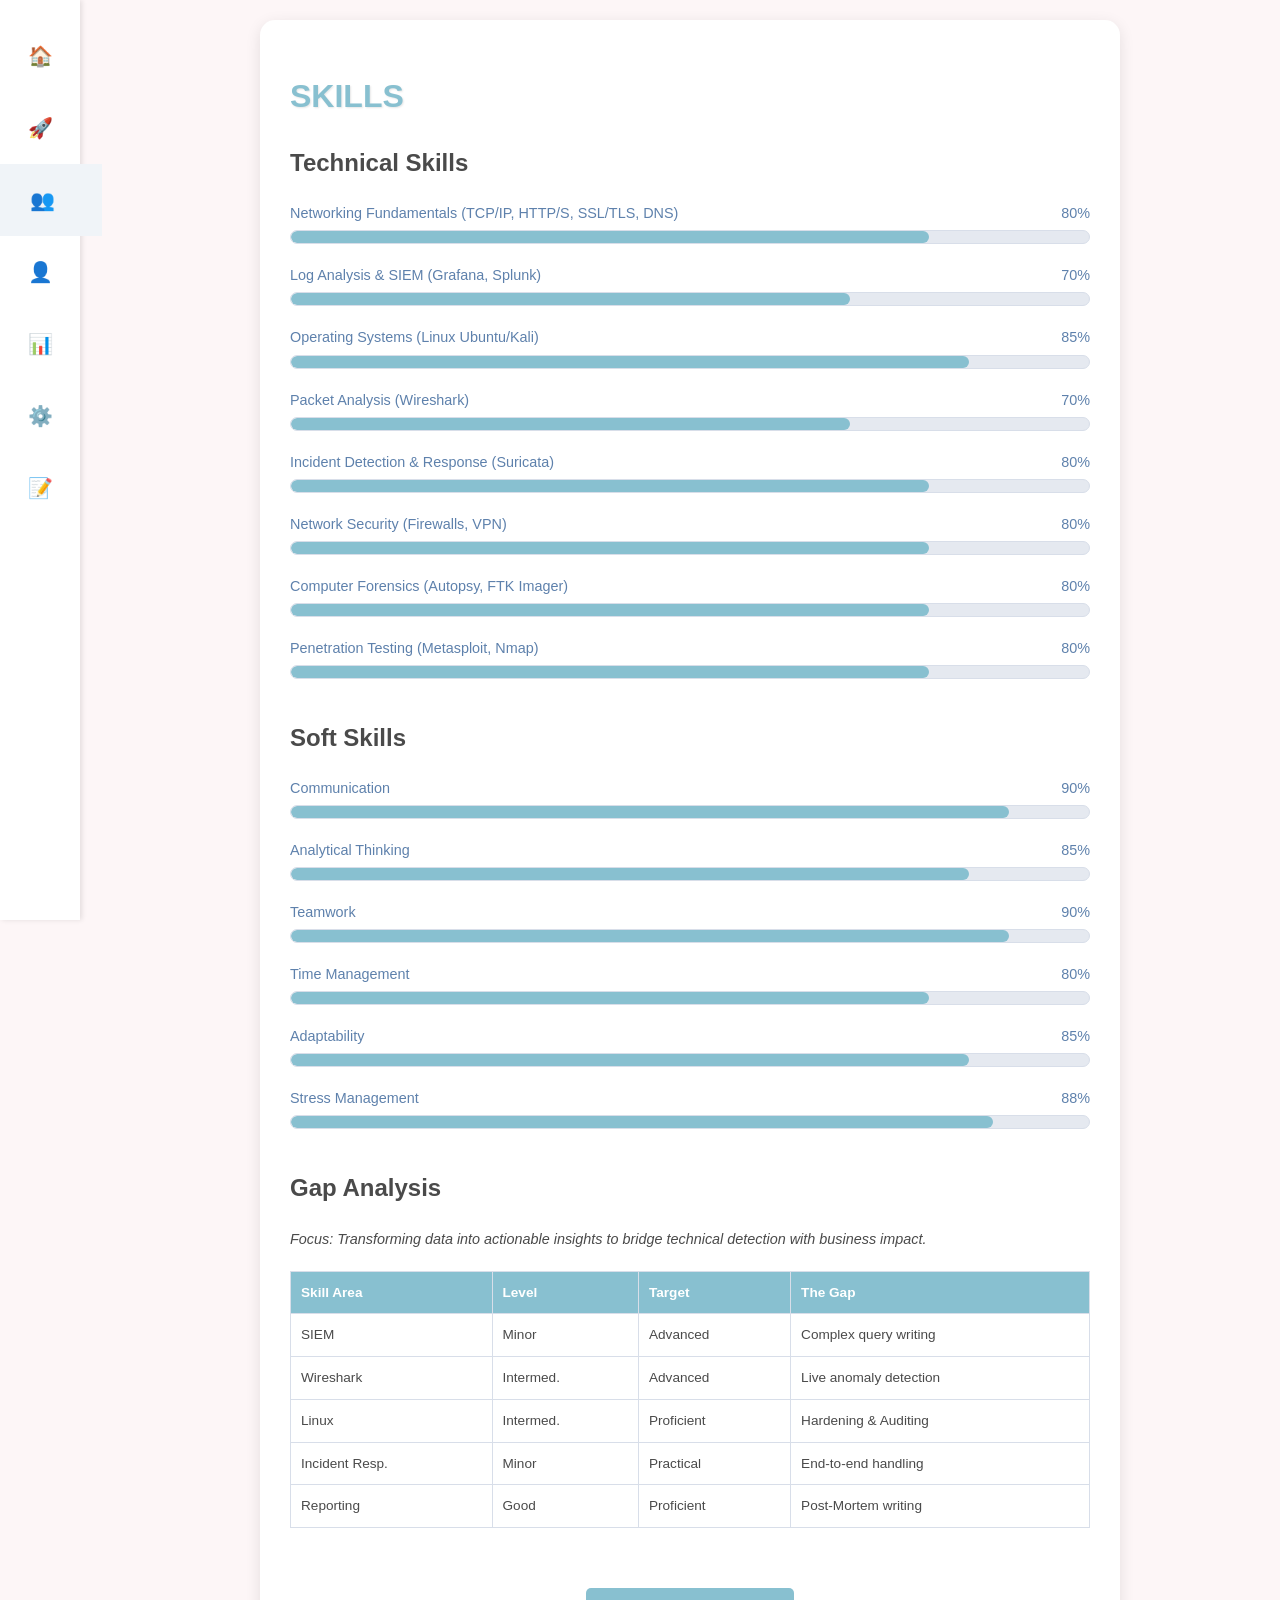
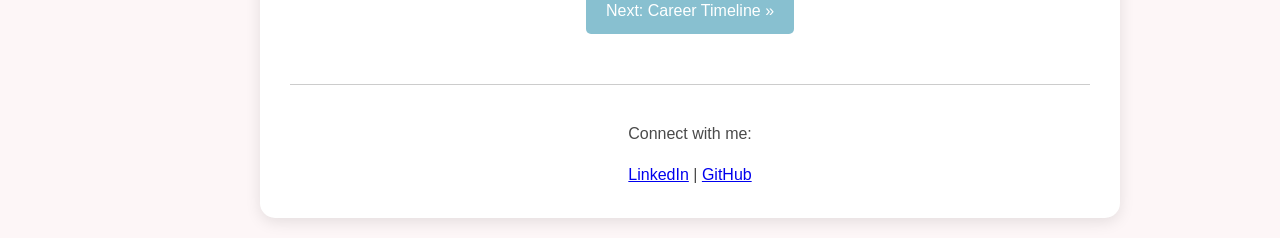
<file: skills.html>
<!DOCTYPE html>
<html lang="en">
<head>
    <meta charset="UTF-8">
    <link rel="stylesheet" href="style.css">
    <style>
        .gap-table { width: 100%; border-collapse: collapse; margin: 20px 0; background: #fff; font-size: 0.85rem; }
        .gap-table th, .gap-table td { border: 1px solid #d8dee9; padding: 10px; text-align: left; }
        .gap-table th { background-color: #88c0d0; color: white; }
    </style>
</head>
<body>

    <div class="sidebar">
        <a href="index.html" class="nav-item">🏠</a>
        <a href="career-exploration.html" class="nav-item">🚀</a>
        <a href="skills.html" class="nav-item active">👥</a>
        <a href="career.html" class="nav-item">👤</a>
        <a href="projects.html" class="nav-item">📊</a>
        <a href="certificates.html" class="nav-item">⚙️</a>
        <a href="reflection.html" class="nav-item">📝</a>
    </div>

    <div class="main-content">
        <div class="container">
            
            <h1>SKILLS</h1>

            <h2>Technical Skills</h2>
            <div class="skill-wrapper"><div class="skill-label"><span>Networking Fundamentals (TCP/IP, HTTP/S, SSL/TLS, DNS)</span><span>80%</span></div><div class="progress-bg"><div class="progress-fill" style="width: 80%;"></div></div></div>
            <div class="skill-wrapper"><div class="skill-label"><span>Log Analysis & SIEM (Grafana, Splunk)</span><span>70%</span></div><div class="progress-bg"><div class="progress-fill" style="width: 70%;"></div></div></div>
            <div class="skill-wrapper"><div class="skill-label"><span>Operating Systems (Linux Ubuntu/Kali)</span><span>85%</span></div><div class="progress-bg"><div class="progress-fill" style="width: 85%;"></div></div></div>
            <div class="skill-wrapper"><div class="skill-label"><span>Packet Analysis (Wireshark)</span><span>70%</span></div><div class="progress-bg"><div class="progress-fill" style="width: 70%;"></div></div></div>
            <div class="skill-wrapper"><div class="skill-label"><span>Incident Detection & Response (Suricata)</span><span>80%</span></div><div class="progress-bg"><div class="progress-fill" style="width: 80%;"></div></div></div>
            <div class="skill-wrapper"><div class="skill-label"><span>Network Security (Firewalls, VPN)</span><span>80%</span></div><div class="progress-bg"><div class="progress-fill" style="width: 80%;"></div></div></div>
            <div class="skill-wrapper"><div class="skill-label"><span>Computer Forensics (Autopsy, FTK Imager)</span><span>80%</span></div><div class="progress-bg"><div class="progress-fill" style="width: 80%;"></div></div></div>
            <div class="skill-wrapper"><div class="skill-label"><span>Penetration Testing (Metasploit, Nmap)</span><span>80%</span></div><div class="progress-bg"><div class="progress-fill" style="width: 80%;"></div></div></div>

            <h2 style="margin-top: 40px;">Soft Skills</h2>
            <div class="skill-wrapper"><div class="skill-label"><span>Communication</span><span>90%</span></div><div class="progress-bg"><div class="progress-fill" style="width: 90%;"></div></div></div>
            <div class="skill-wrapper"><div class="skill-label"><span>Analytical Thinking</span><span>85%</span></div><div class="progress-bg"><div class="progress-fill" style="width: 85%;"></div></div></div>
            <div class="skill-wrapper"><div class="skill-label"><span>Teamwork</span><span>90%</span></div><div class="progress-bg"><div class="progress-fill" style="width: 90%;"></div></div></div>
            <div class="skill-wrapper"><div class="skill-label"><span>Time Management</span><span>80%</span></div><div class="progress-bg"><div class="progress-fill" style="width: 80%;"></div></div></div>
            <div class="skill-wrapper"><div class="skill-label"><span>Adaptability</span><span>85%</span></div><div class="progress-bg"><div class="progress-fill" style="width: 85%;"></div></div></div>
            <div class="skill-wrapper"><div class="skill-label"><span>Stress Management</span><span>88%</span></div><div class="progress-bg"><div class="progress-fill" style="width: 88%;"></div></div></div>

            <h2 style="margin-top: 40px;">Gap Analysis</h2>
            <p style="font-size: 0.9rem;"><em>Focus: Transforming data into actionable insights to bridge technical detection with business impact.</em></p>

            <table class="gap-table">
                <thead>
                    <tr>
                        <th>Skill Area</th>
                        <th>Level</th>
                        <th>Target</th>
                        <th>The Gap</th>
                    </tr>
                </thead>
                <tbody>
                    <tr>
                        <td>SIEM</td>
                        <td>Minor</td>
                        <td>Advanced</td>
                        <td>Complex query writing</td>
                    </tr>
                    <tr>
                        <td>Wireshark</td>
                        <td>Intermed.</td>
                        <td>Advanced</td>
                        <td>Live anomaly detection</td>
                    </tr>
                    <tr>
                        <td>Linux</td>
                        <td>Intermed.</td>
                        <td>Proficient</td>
                        <td>Hardening & Auditing</td>
                    </tr>
                    <tr>
                        <td>Incident Resp.</td>
                        <td>Minor</td>
                        <td>Practical</td>
                        <td>End-to-end handling</td>
                    </tr>
                    <tr>
                        <td>Reporting</td>
                        <td>Good</td>
                        <td>Proficient</td>
                        <td>Post-Mortem writing</td>
                    </tr>
                </tbody>
            </table>

            <div style="margin-top: 40px; text-align: center;">
                <a href="career.html" class="btn">Next: Career Timeline &raquo;</a>
            </div>

            <footer style="margin-top: 50px; text-align: center; border-top: 1px solid #ccc; padding-top: 20px;">
                <p>Connect with me:</p>
                <a href="URL_LINKEDIN_ANDA" target="_blank">LinkedIn</a> | 
                <a href="https://github.com/tirah-stack" target="_blank">GitHub</a>
            </footer>

        </div>
    </div>
</body>
</html>
</file>
<file: style.css>
/* --- Konfigurasi Asas --- */
body {
    background-color: #fdf6f7;
    color: #4a4a4a;
    font-family: 'Segoe UI', Tahoma, Geneva, Verdana, sans-serif;
    line-height: 1.6;
    margin: 0;
}

.container { 
    max-width: 800px; 
    margin: auto; 
    background: #ffffff; 
    padding: 30px; 
    border-radius: 15px; 
    box-shadow: 0 4px 15px rgba(0,0,0,0.1); 
}

/* --- Sidebar Navigation --- */
.sidebar {
    width: 80px;
    height: 100vh;
    background: #ffffff;
    display: flex;
    flex-direction: column;
    align-items: center;
    padding-top: 20px;
    box-shadow: 2px 0 5px rgba(0,0,0,0.1);
    position: fixed;
    left: 0;
    top: 0;
    z-index: 1000;
}

.nav-item {
    padding: 20px;
    cursor: pointer;
    font-size: 20px;
    color: #555;
    transition: 0.3s;
    text-decoration: none;
}

.nav-item:hover, .nav-item.active {
    color: #4a90e2;
    background: #f0f4f8;
    width: 100%;
    text-align: center;
    border-left: 4px solid #4a90e2;
}

.main-content {
    margin-left: 100px;
    padding: 20px;
}

/* --- Komponen Portfolio --- */
h1 { color: #88c0d0; text-shadow: 1px 1px 2px rgba(0,0,0,0.1); }

/* Gambar Responsif */
img {
    max-width: 100%;
    height: auto;
    display: block;
}

/* Progress Bar */
.skill-wrapper { margin-bottom: 20px; }
.skill-label { display: flex; justify-content: space-between; font-size: 0.9rem; margin-bottom: 5px; color: #5e81ac; }
.progress-bg { background: #e5e9f0; height: 12px; border-radius: 10px; overflow: hidden; border: 1px solid #d8dee9; }
.progress-fill { height: 100%; background: #88c0d0; transition: width 1s ease-in-out; border-radius: 10px; }

/* Tables & Cards */
table { width: 100%; border-collapse: collapse; margin-top: 20px; }
th, td { border: 1px solid #ddd; padding: 10px; text-align: left; }
th { background-color: #f0f0f0; }

.project-card {
    background: #f8f9fa;
    border-left: 5px solid #88c0d0;
    padding: 15px;
    margin-bottom: 20px;
    border-radius: 5px;
    box-shadow: 2px 2px 5px rgba(0,0,0,0.05);
}

.img-placeholder {
    background: #e5e9f0;
    border: 2px dashed #88c0d0;
    color: #4c566a;
    padding: 20px;
    text-align: center;
    margin: 15px 0;
    border-radius: 8px;
    font-style: italic;
}

/* Cert Grid */
.cert-grid {
    display: grid;
    grid-template-columns: repeat(auto-fit, minmax(250px, 1fr));
    gap: 20px;
    margin-top: 20px;
}
.cert-card {
    background: #ffffff;
    padding: 15px;
    border: 1px solid #d8dee9;
    border-radius: 10px;
    text-align: center;
    box-shadow: 0 2px 5px rgba(0,0,0,0.05);
}

.btn { 
    display: inline-block; 
    padding: 10px 20px; 
    background: #88c0d0; 
    color: white; 
    text-decoration: none; 
    border-radius: 5px; 
    margin-top: 20px; 
    transition: background 0.3s;
}
.btn:hover { background: #76a8b7; }

/* --- Responsive Design (Mobile) --- */
@media (max-width: 768px) {
    .sidebar {
        width: 100%;
        height: auto;
        flex-direction: row;
        justify-content: space-around;
        padding-top: 5px;
        position: fixed;
        bottom: 0;
        top: auto;
        box-shadow: 0 -2px 5px rgba(0,0,0,0.1);
    }
    .main-content {
        margin-left: 0;
        padding: 10px;
        padding-bottom: 80px; /* Ruang untuk sidebar di bawah */
    }
    .container { padding: 15px; }
}
</file>
